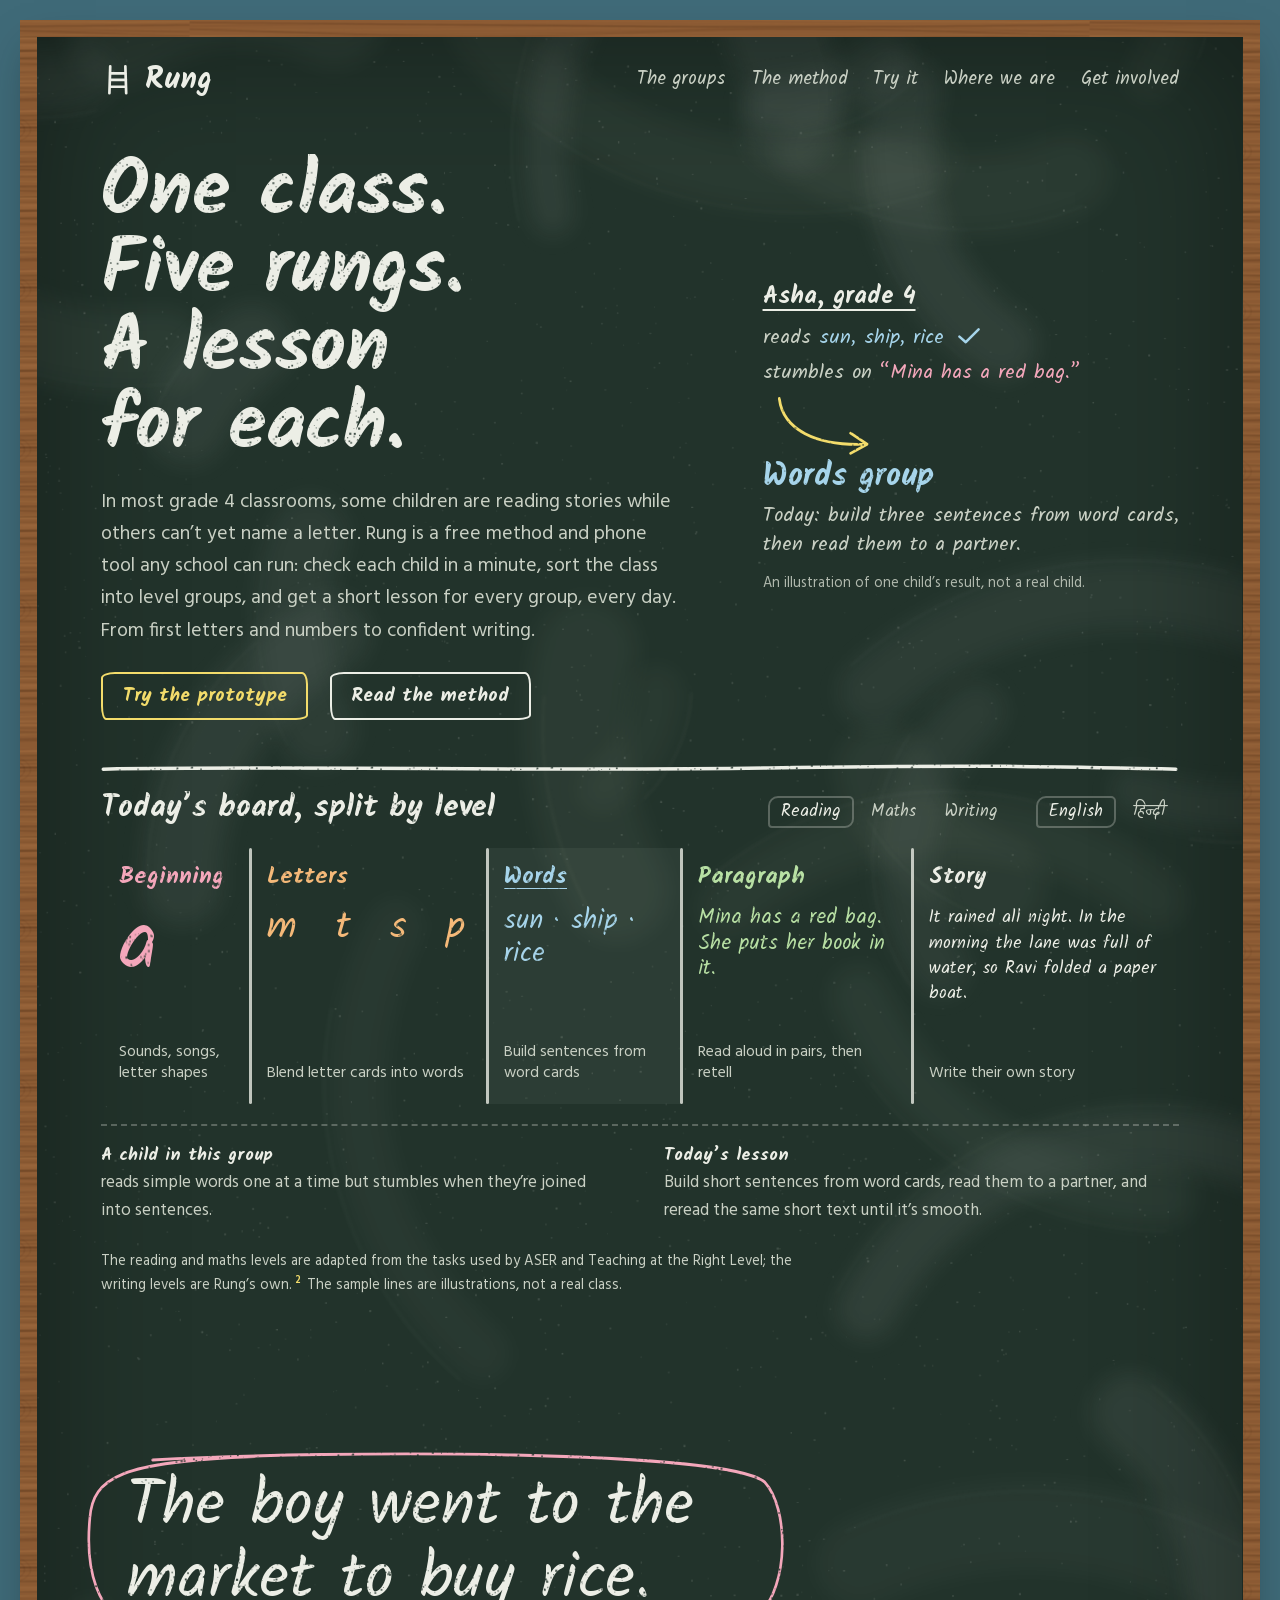
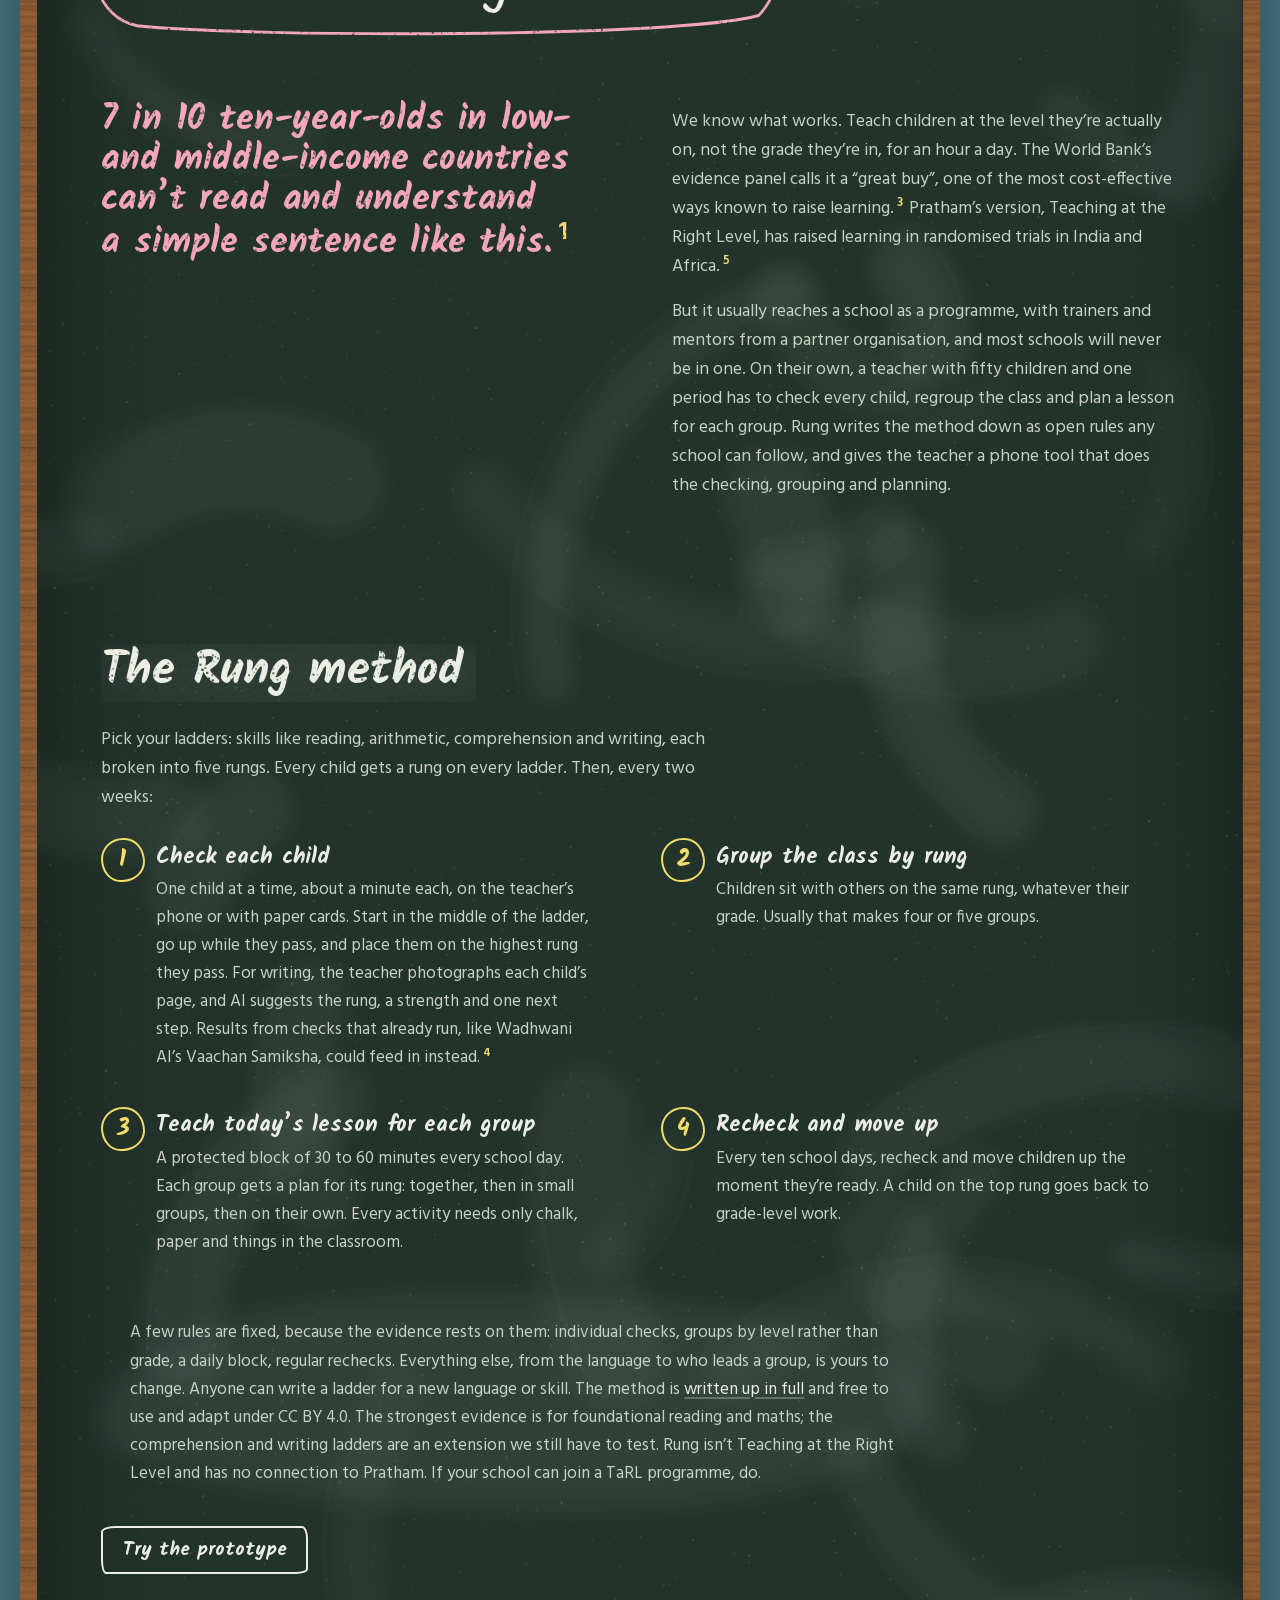
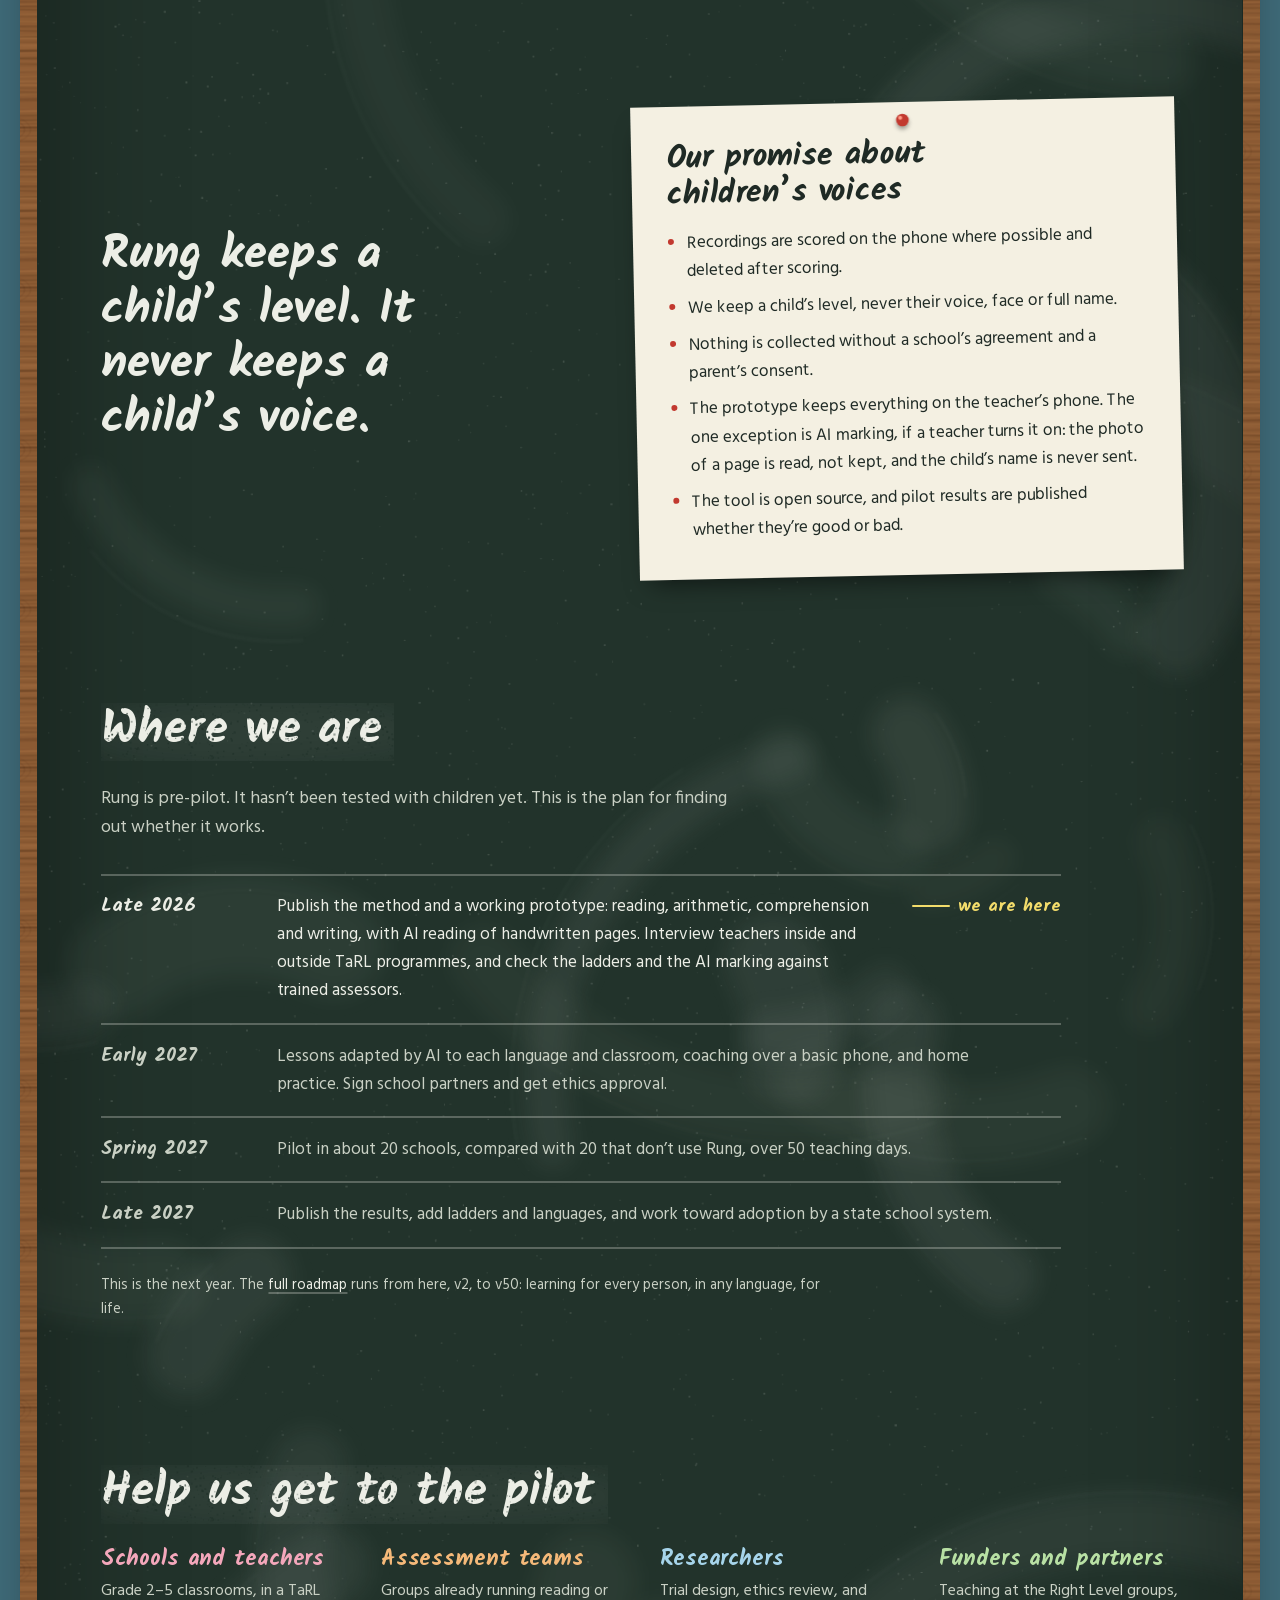
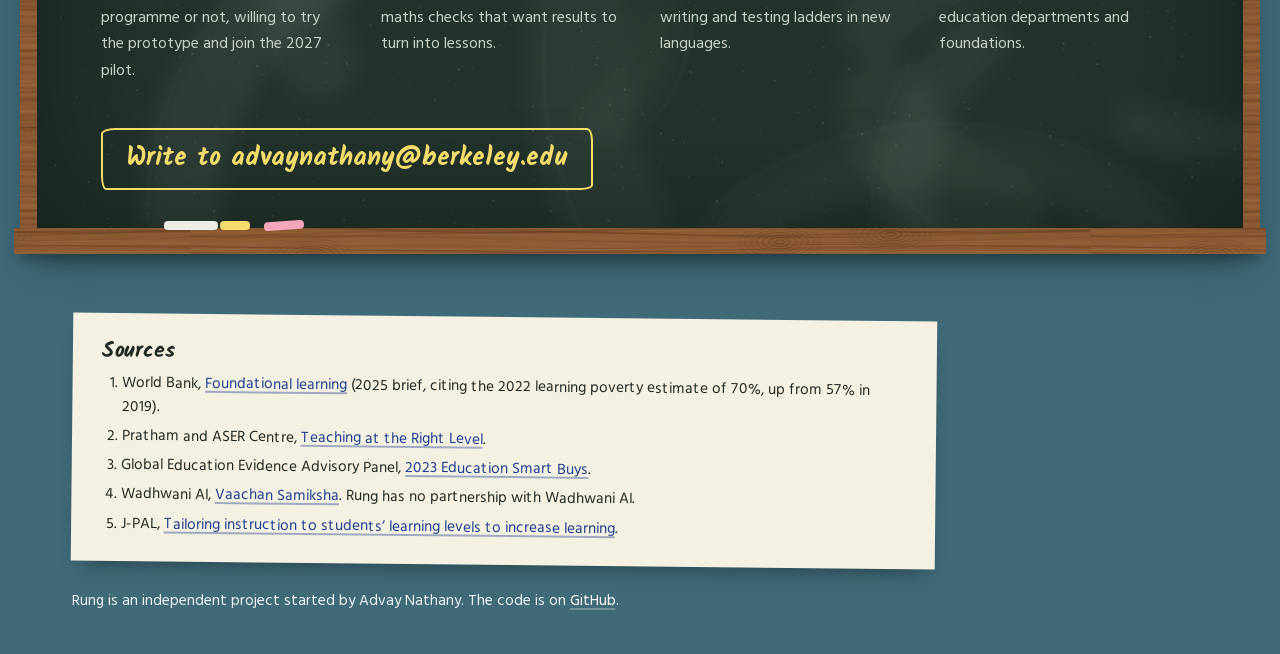
<file: index.html>
<!doctype html>
<html lang="en">
<head>
  <meta charset="utf-8">
  <meta name="viewport" content="width=device-width, initial-scale=1">
  <title>Rung: a lesson for every rung</title>
  <meta name="description" content="Rung is a free, open method and phone tool for teaching every child from the level they're actually at, in reading and maths. Check each child in a minute, group the class by level, and get a lesson for every group, every day.">
  <meta name="theme-color" content="#22332b">
  <link rel="icon" href="favicon.svg" type="image/svg+xml">
  <link rel="preload" href="fonts/kalam-700-latin.woff2" as="font" type="font/woff2" crossorigin>
  <link rel="preload" href="fonts/hind-400-latin.woff2" as="font" type="font/woff2" crossorigin>
  <link rel="stylesheet" href="styles.css">
  <script>document.documentElement.classList.add("js")</script>
</head>
<body>
  <a class="skip" href="#main">Skip to content</a>

  <div class="board">
    <header class="top">
      <a class="mark" href="#main" aria-label="Rung, back to top">
        <svg viewBox="0 0 40 40" aria-hidden="true"><path class="ch" d="M11 4 L10 36 M29 4 L30 36 M10.6 12 L29.4 12.4 M10.4 20.2 L29.7 20 M10.2 28.3 L29.8 28.1"/></svg>
        <span>Rung</span>
      </a>
      <nav aria-label="Sections">
        <a href="#groups">The groups</a>
        <a href="#how">The method</a>
        <a href="try/">Try it</a>
        <a href="#status">Where we are</a>
        <a href="#join">Get involved</a>
      </nav>
    </header>

    <main id="main">
      <section class="hero" aria-labelledby="hero-title">
        <div class="hero-text">
        <h1 id="hero-title"><span>One class.</span> <span>Five rungs.</span> <span>A lesson for each.</span></h1>
        <p class="sub">In most grade 4 classrooms, some children are reading stories while others can’t yet name a letter. Rung is a free method and phone tool any school can run: check each child in a minute, sort the class into level groups, and get a short lesson for every group, every day. From first letters and numbers to confident writing.</p>
        <div class="actions">
          <a class="chalk-btn primary" href="try/">Try the prototype</a>
          <a class="chalk-btn" href="#how">Read the method</a>
        </div>
        </div>
        <figure class="example" aria-labelledby="ex-cap">
          <p class="ex-name">Asha, grade 4</p>
          <p class="ex-line">reads <span class="ok">sun, ship, rice</span>
            <svg class="tick" viewBox="0 0 30 22" aria-label="read correctly" role="img"><path class="ch" d="M3 12 L11 19 L27 3"/></svg></p>
          <p class="ex-line">stumbles on <span class="no">“Mina has a red bag.”</span></p>
          <svg class="arrow" viewBox="0 0 120 70" aria-hidden="true"><path class="ch draw" d="M10 6 C 14 40, 50 58, 104 56 M88 44 L106 56 L88 66"/></svg>
          <p class="ex-group">Words group</p>
          <p class="ex-line">Today: build three sentences from word cards, then read them to a partner.</p>
          <figcaption id="ex-cap">An illustration of one child’s result, not a real child.</figcaption>
        </figure>
      </section>

      <section class="groups" id="groups" aria-labelledby="groups-title">
        <svg class="split" viewBox="0 0 1000 12" preserveAspectRatio="none" aria-hidden="true"><path class="ch draw" d="M2 7 C 180 4, 420 9, 620 6 S 900 5, 998 7"/></svg>
        <div class="groups-head">
          <h2 id="groups-title">Today’s board, split by level</h2>
          <div class="toggles">
          <div class="lang subj" role="group" aria-label="Ladder">
            <button type="button" data-subj="reading" aria-pressed="true">Reading</button>
            <button type="button" data-subj="maths" aria-pressed="false">Maths</button>
            <button type="button" data-subj="writing" aria-pressed="false">Writing</button>
          </div>
          <div class="lang" id="lang" role="group" aria-label="Language of the sample lines">
            <button type="button" data-lang="en" aria-pressed="true">English</button>
            <button type="button" data-lang="hi" aria-pressed="false" lang="hi">हिन्दी</button>
          </div>
          </div>
        </div>

        <div class="cols" role="tablist" aria-label="Groups">
          <button class="col" role="tab" id="g-beginning" data-g="beginning" aria-selected="false" aria-controls="detail" tabindex="-1" style="--c: var(--pink)">
            <span class="g-name">Beginning</span>
            <span class="g-sample s1" data-en="a" data-hi="अ">a</span>
            <span class="g-task">Sounds, songs, letter shapes</span>
          </button>
          <button class="col" role="tab" id="g-letters" data-g="letters" aria-selected="false" aria-controls="detail" tabindex="-1" style="--c: var(--orange)">
            <span class="g-name">Letters</span>
            <span class="g-sample s2" data-en="m  t  s  p" data-hi="क  म  र  स">m  t  s  p</span>
            <span class="g-task">Blend letter cards into words</span>
          </button>
          <button class="col" role="tab" id="g-words" data-g="words" aria-selected="true" aria-controls="detail" style="--c: var(--blue)">
            <span class="g-name">Words</span>
            <span class="g-sample s3" data-en="sun · ship · rice" data-hi="घर · पानी · आम">sun · ship · rice</span>
            <span class="g-task">Build sentences from word cards</span>
          </button>
          <button class="col" role="tab" id="g-paragraph" data-g="paragraph" aria-selected="false" aria-controls="detail" tabindex="-1" style="--c: var(--green)">
            <span class="g-name">Paragraph</span>
            <span class="g-sample s4" data-en="Mina has a red bag. She puts her book in it." data-hi="मीना के पास एक लाल थैला है। वह उसमें किताब रखती है।">Mina has a red bag. She puts her book in it.</span>
            <span class="g-task">Read aloud in pairs, then retell</span>
          </button>
          <button class="col" role="tab" id="g-story" data-g="story" aria-selected="false" aria-controls="detail" tabindex="-1" style="--c: var(--chalk)">
            <span class="g-name">Story</span>
            <span class="g-sample s5" data-en="It rained all night. In the morning the lane was full of water, so Ravi folded a paper boat." data-hi="रात भर बारिश हुई। सुबह गली पानी से भर गई, तो रवि ने काग़ज़ की नाव बनाई।">It rained all night. In the morning the lane was full of water, so Ravi folded a paper boat.</span>
            <span class="g-task">Write their own story</span>
          </button>
        </div>

        <div class="detail" id="detail" role="tabpanel" aria-labelledby="g-words" aria-live="polite">
          <p><b class="who">A child in this group</b> <span id="d-can"></span></p>
          <p><b class="who">Today’s lesson</b> <span id="d-do"></span></p>
        </div>
        <p class="board-note">The reading and maths levels are adapted from the tasks used by ASER and Teaching at the Right Level; the writing levels are Rung’s own.<a class="ref" href="#s2">2</a> The sample lines are illustrations, not a real class.</p>
      </section>

      <section class="problem" aria-labelledby="problem-title">
        <div class="ring">
          <p class="written" aria-hidden="true">The boy went to the market to buy rice.</p>
          <svg class="circle" viewBox="0 0 900 220" preserveAspectRatio="none" aria-hidden="true"><path class="ch draw-late" d="M90 14 C 330 2, 820 2, 870 40 C 900 70, 902 160, 862 196 C 760 222, 220 222, 70 208 C 18 198, 4 140, 10 82 C 14 34, 50 16, 220 10"/></svg>
        </div>
        <div class="problem-body">
        <h2 id="problem-title" class="annot">7 in 10 ten-year-olds in low- and middle-income countries can’t read and understand a simple sentence like this.<a class="ref" href="#s1">1</a></h2>
        <div class="prose">
          <p>We know what works. Teach children at the level they’re actually on, not the grade they’re in, for an hour a day. The World Bank’s evidence panel calls it a “great buy”, one of the most cost-effective ways known to raise learning.<a class="ref" href="#s3">3</a> Pratham’s version, Teaching at the Right Level, has raised learning in randomised trials in India and Africa.<a class="ref" href="#s5">5</a></p>
          <p>But it usually reaches a school as a programme, with trainers and mentors from a partner organisation, and most schools will never be in one. On their own, a teacher with fifty children and one period has to check every child, regroup the class and plan a lesson for each group. Rung writes the method down as open rules any school can follow, and gives the teacher a phone tool that does the checking, grouping and planning.</p>
        </div>
        </div>
      </section>

      <section class="how" id="how" aria-labelledby="how-title">
        <h2 id="how-title">The Rung method</h2>
        <p class="lead">Pick your ladders: skills like reading, arithmetic, comprehension and writing, each broken into five rungs. Every child gets a rung on every ladder. Then, every two weeks:</p>
        <ol class="steps">
          <li>
            <h3>Check each child</h3>
            <p>One child at a time, about a minute each, on the teacher’s phone or with paper cards. Start in the middle of the ladder, go up while they pass, and place them on the highest rung they pass. For writing, the teacher photographs each child’s page, and AI suggests the rung, a strength and one next step. Results from checks that already run, like Wadhwani AI’s Vaachan Samiksha, could feed in instead.<a class="ref" href="#s4">4</a></p>
          </li>
          <li>
            <h3>Group the class by rung</h3>
            <p>Children sit with others on the same rung, whatever their grade. Usually that makes four or five groups.</p>
          </li>
          <li>
            <h3>Teach today’s lesson for each group</h3>
            <p>A protected block of 30 to 60 minutes every school day. Each group gets a plan for its rung: together, then in small groups, then on their own. Every activity needs only chalk, paper and things in the classroom.</p>
          </li>
          <li>
            <h3>Recheck and move up</h3>
            <p>Every ten school days, recheck and move children up the moment they’re ready. A child on the top rung goes back to grade-level work.</p>
          </li>
        </ol>
        <p class="aside">A few rules are fixed, because the evidence rests on them: individual checks, groups by level rather than grade, a daily block, regular rechecks. Everything else, from the language to who leads a group, is yours to change. Anyone can write a ladder for a new language or skill. The method is <a href="https://github.com/advaynathany/rung/blob/main/METHOD.md">written up in full</a> and free to use and adapt under CC BY 4.0. The strongest evidence is for foundational reading and maths; the comprehension and writing ladders are an extension we still have to test. Rung isn’t Teaching at the Right Level and has no connection to Pratham. If your school can join a TaRL programme, do.</p>
        <a class="chalk-btn" href="try/">Try the prototype</a>
      </section>

      <section class="promise" aria-labelledby="promise-title">
        <p class="promise-line">Rung keeps a child’s level. It never keeps a child’s voice.</p>
        <div class="notice">
          <svg class="pin" viewBox="0 0 20 20" aria-hidden="true"><circle cx="10" cy="10" r="7" fill="#c2392f"/><circle cx="7.6" cy="7.4" r="2.2" fill="#ff9b86"/></svg>
          <h2 id="promise-title">Our promise about children’s voices</h2>
          <ul>
            <li>Recordings are scored on the phone where possible and deleted after scoring.</li>
            <li>We keep a child’s level, never their voice, face or full name.</li>
            <li>Nothing is collected without a school’s agreement and a parent’s consent.</li>
            <li>The prototype keeps everything on the teacher’s phone. The one exception is AI marking, if a teacher turns it on: the photo of a page is read, not kept, and the child’s name is never sent.</li>
            <li>The tool is open source, and pilot results are published whether they’re good or bad.</li>
          </ul>
        </div>
      </section>

      <section class="status" id="status" aria-labelledby="status-title">
        <h2 id="status-title">Where we are</h2>
        <p class="lead">Rung is pre-pilot. It hasn’t been tested with children yet. This is the plan for finding out whether it works.</p>
        <ol class="plan">
          <li class="now"><span class="when">Late 2026</span><span class="what">Publish the method and a working prototype: reading, arithmetic, comprehension and writing, with AI reading of handwritten pages. Interview teachers inside and outside TaRL programmes, and check the ladders and the AI marking against trained assessors.</span><span class="here" aria-label="We are here">we are here</span></li>
          <li><span class="when">Early 2027</span><span class="what">Lessons adapted by AI to each language and classroom, coaching over a basic phone, and home practice. Sign school partners and get ethics approval.</span></li>
          <li><span class="when">Spring 2027</span><span class="what">Pilot in about 20 schools, compared with 20 that don’t use Rung, over 50 teaching days.</span></li>
          <li><span class="when">Late 2027</span><span class="what">Publish the results, add ladders and languages, and work toward adoption by a state school system.</span></li>
        </ol>
        <p class="board-note">This is the next year. The <a href="https://github.com/advaynathany/rung/blob/main/ROADMAP.md">full roadmap</a> runs from here, v2, to v50: learning for every person, in any language, for life.</p>
      </section>

      <section class="join" id="join" aria-labelledby="join-title">
        <h2 id="join-title">Help us get to the pilot</h2>
        <ul class="who-list">
          <li style="--c: var(--pink)"><h3>Schools and teachers</h3><p>Grade 2–5 classrooms, in a TaRL programme or not, willing to try the prototype and join the 2027 pilot.</p></li>
          <li style="--c: var(--orange)"><h3>Assessment teams</h3><p>Groups already running reading or maths checks that want results to turn into lessons.</p></li>
          <li style="--c: var(--blue)"><h3>Researchers</h3><p>Trial design, ethics review, and writing and testing ladders in new languages.</p></li>
          <li style="--c: var(--green)"><h3>Funders and partners</h3><p>Teaching at the Right Level groups, education departments and foundations.</p></li>
        </ul>
        <a class="chalk-btn primary big" href="mailto:advaynathany@berkeley.edu?subject=Rung%20pilot">Write to advaynathany@berkeley.edu</a>
      </section>
    </main>

    <div class="ledge" aria-hidden="true">
      <span class="stick s-a"></span><span class="stick s-b"></span><span class="stick s-c"></span>
    </div>
  </div>

  <footer class="wall">
    <div class="slip">
      <h2>Sources</h2>
      <ol>
        <li id="s1">World Bank, <a href="https://www.worldbank.org/en/topic/education/brief/foundational-learning">Foundational learning</a> (2025 brief, citing the 2022 learning poverty estimate of 70%, up from 57% in 2019).</li>
        <li id="s2">Pratham and ASER Centre, <a href="https://www.teachingattherightlevel.org/">Teaching at the Right Level</a>.</li>
        <li id="s3">Global Education Evidence Advisory Panel, <a href="https://www.worldbank.org/en/news/press-release/2023/05/09/education-smart-buys-cost-effectively-supporting-teachers-and-parents-can-lead-to-significant-learning-improvements">2023 Education Smart Buys</a>.</li>
        <li id="s4">Wadhwani AI, <a href="https://www.wadhwaniai.org/vaachan-samiksha-leveraging-ai-to-bridge-the-literacy-divide/">Vaachan Samiksha</a>. Rung has no partnership with Wadhwani AI.</li>
        <li id="s5">J-PAL, <a href="https://www.povertyactionlab.org/policy-insight/tailoring-instruction-students-learning-levels-increase-learning">Tailoring instruction to students’ learning levels to increase learning</a>.</li>
      </ol>
    </div>
    <p class="credit">Rung is an independent project started by Advay Nathany. The code is on <a href="https://github.com/advaynathany/rung">GitHub</a>.</p>
  </footer>

  <script src="script.js"></script>
</body>
</html>
</file>
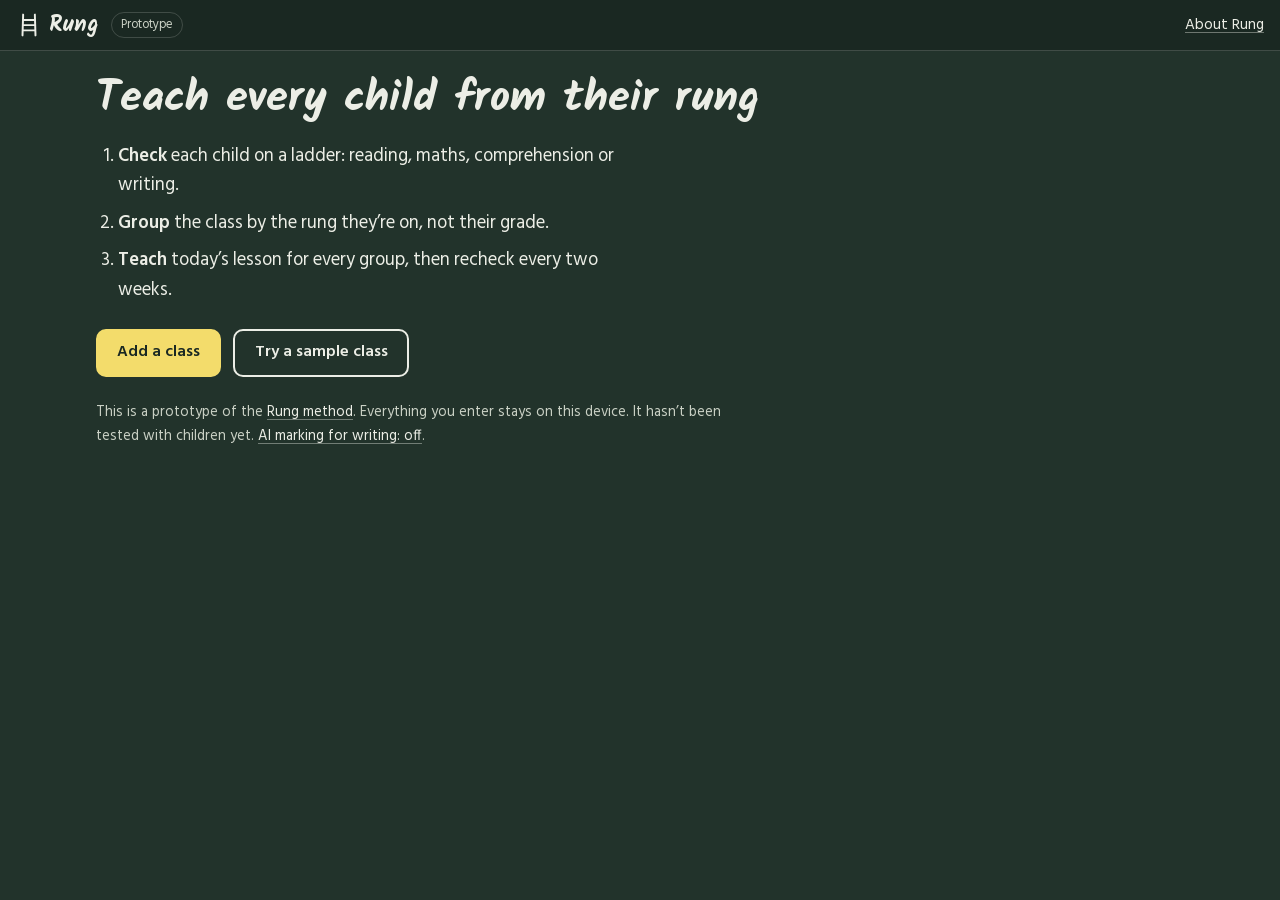
<file: try/index.html>
<!doctype html>
<html lang="en">
<head>
  <meta charset="utf-8">
  <meta name="viewport" content="width=device-width, initial-scale=1">
  <title>Rung prototype</title>
  <meta name="description" content="Check each child in a minute, group the class by level, and get today's lesson for every group. A prototype of the Rung tool.">
  <meta name="theme-color" content="#22332b">
  <link rel="icon" href="../favicon.svg" type="image/svg+xml">
  <link rel="manifest" href="manifest.webmanifest">
  <link rel="stylesheet" href="app.css">
</head>
<body>
  <header class="bar">
    <a class="mark" href="./" aria-label="Rung prototype, home">
      <svg viewBox="0 0 40 40" aria-hidden="true"><path d="M11 4 L10 36 M29 4 L30 36 M10.6 12 L29.4 12.4 M10.4 20.2 L29.7 20 M10.2 28.3 L29.8 28.1"/></svg>
      <span>Rung</span>
    </a>
    <span class="tag">Prototype</span>
    <a class="about" href="../">About Rung</a>
  </header>
  <main id="app" tabindex="-1"></main>
  <noscript><p class="wrap">The Rung prototype needs JavaScript.</p></noscript>
  <script src="ladders.js"></script>
  <script src="ladders-upper.js"></script>
  <script src="app.js"></script>
</body>
</html>
</file>
<file: styles.css>
@font-face { font-family: 'Hind'; font-style: normal; font-weight: 400; font-display: swap; src: url('fonts/hind-400-devanagari.woff2') format('woff2'); unicode-range: U+0900-097F, U+1CD0-1CF4, U+1CF7-1CF9, U+200C-200D, U+20A8, U+20B9, U+20F0, U+25CC, U+A830-A839, U+A8E0-A8FF, U+11B00-11B0A; }
@font-face { font-family: 'Hind'; font-style: normal; font-weight: 400; font-display: swap; src: url('fonts/hind-400-latin-ext.woff2') format('woff2'); unicode-range: U+0100-02BA, U+02BD-02C5, U+02C7-02CC, U+02CE-02D7, U+02DD-02FF, U+0304, U+0308, U+0329, U+1D00-1DBF, U+1E00-1E9F, U+1EF2-1EFF, U+2020, U+20A0-20AB, U+20AD-20C4, U+2113, U+2C60-2C7F, U+A720-A7FF; }
@font-face { font-family: 'Hind'; font-style: normal; font-weight: 400; font-display: swap; src: url('fonts/hind-400-latin.woff2') format('woff2'); unicode-range: U+0000-00FF, U+0131, U+0152-0153, U+02BB-02BC, U+02C6, U+02DA, U+02DC, U+0304, U+0308, U+0329, U+2000-206F, U+20AC, U+2122, U+2191, U+2193, U+2212, U+2215, U+FEFF, U+FFFD; }
@font-face { font-family: 'Hind'; font-style: normal; font-weight: 600; font-display: swap; src: url('fonts/hind-600-devanagari.woff2') format('woff2'); unicode-range: U+0900-097F, U+1CD0-1CF4, U+1CF7-1CF9, U+200C-200D, U+20A8, U+20B9, U+20F0, U+25CC, U+A830-A839, U+A8E0-A8FF, U+11B00-11B0A; }
@font-face { font-family: 'Hind'; font-style: normal; font-weight: 600; font-display: swap; src: url('fonts/hind-600-latin-ext.woff2') format('woff2'); unicode-range: U+0100-02BA, U+02BD-02C5, U+02C7-02CC, U+02CE-02D7, U+02DD-02FF, U+0304, U+0308, U+0329, U+1D00-1DBF, U+1E00-1E9F, U+1EF2-1EFF, U+2020, U+20A0-20AB, U+20AD-20C4, U+2113, U+2C60-2C7F, U+A720-A7FF; }
@font-face { font-family: 'Hind'; font-style: normal; font-weight: 600; font-display: swap; src: url('fonts/hind-600-latin.woff2') format('woff2'); unicode-range: U+0000-00FF, U+0131, U+0152-0153, U+02BB-02BC, U+02C6, U+02DA, U+02DC, U+0304, U+0308, U+0329, U+2000-206F, U+20AC, U+2122, U+2191, U+2193, U+2212, U+2215, U+FEFF, U+FFFD; }
@font-face { font-family: 'Kalam'; font-style: normal; font-weight: 400; font-display: swap; src: url('fonts/kalam-400-devanagari.woff2') format('woff2'); unicode-range: U+0900-097F, U+1CD0-1CF4, U+1CF7-1CF9, U+200C-200D, U+20A8, U+20B9, U+20F0, U+25CC, U+A830-A839, U+A8E0-A8FF, U+11B00-11B0A; }
@font-face { font-family: 'Kalam'; font-style: normal; font-weight: 400; font-display: swap; src: url('fonts/kalam-400-latin-ext.woff2') format('woff2'); unicode-range: U+0100-02BA, U+02BD-02C5, U+02C7-02CC, U+02CE-02D7, U+02DD-02FF, U+0304, U+0308, U+0329, U+1D00-1DBF, U+1E00-1E9F, U+1EF2-1EFF, U+2020, U+20A0-20AB, U+20AD-20C4, U+2113, U+2C60-2C7F, U+A720-A7FF; }
@font-face { font-family: 'Kalam'; font-style: normal; font-weight: 400; font-display: swap; src: url('fonts/kalam-400-latin.woff2') format('woff2'); unicode-range: U+0000-00FF, U+0131, U+0152-0153, U+02BB-02BC, U+02C6, U+02DA, U+02DC, U+0304, U+0308, U+0329, U+2000-206F, U+20AC, U+2122, U+2191, U+2193, U+2212, U+2215, U+FEFF, U+FFFD; }
@font-face { font-family: 'Kalam'; font-style: normal; font-weight: 700; font-display: swap; src: url('fonts/kalam-700-devanagari.woff2') format('woff2'); unicode-range: U+0900-097F, U+1CD0-1CF4, U+1CF7-1CF9, U+200C-200D, U+20A8, U+20B9, U+20F0, U+25CC, U+A830-A839, U+A8E0-A8FF, U+11B00-11B0A; }
@font-face { font-family: 'Kalam'; font-style: normal; font-weight: 700; font-display: swap; src: url('fonts/kalam-700-latin-ext.woff2') format('woff2'); unicode-range: U+0100-02BA, U+02BD-02C5, U+02C7-02CC, U+02CE-02D7, U+02DD-02FF, U+0304, U+0308, U+0329, U+1D00-1DBF, U+1E00-1E9F, U+1EF2-1EFF, U+2020, U+20A0-20AB, U+20AD-20C4, U+2113, U+2C60-2C7F, U+A720-A7FF; }
@font-face { font-family: 'Kalam'; font-style: normal; font-weight: 700; font-display: swap; src: url('fonts/kalam-700-latin.woff2') format('woff2'); unicode-range: U+0000-00FF, U+0131, U+0152-0153, U+02BB-02BC, U+02C6, U+02DA, U+02DC, U+0304, U+0308, U+0329, U+2000-206F, U+20AC, U+2122, U+2191, U+2193, U+2212, U+2215, U+FEFF, U+FFFD; }

/* ---------------------------------------------------------------
   Rung: the divided blackboard.
   Slate board, wooden frame and ledge, coloured chalk.
   --------------------------------------------------------------- */

:root {
  --slate: #22332b;
  --slate-deep: #1a2822;
  --slate-lift: #2b3f35;
  --chalk: #eceee6;
  --chalk-soft: #c9d0c4;
  --chalk-faint: rgba(236, 238, 230, .28);
  --yellow: #f3dc6b;
  --pink: #f4a7bb;
  --orange: #f5b979;
  --blue: #a6d4ea;
  --green: #b8e0a4;
  --wood: #8b5a33;
  --wood-dark: #5e3a1f;
  --wood-light: #a8743f;
  --wall: #3f6a78;
  --wall-deep: #335966;
  --paper: #f4f0e2;
  --paper-ink: #1f2a25;

  --hand: "Kalam", "Hind", "Segoe Print", cursive;
  --print: "Hind", system-ui, sans-serif;

  --frame: clamp(10px, 1.4vw, 20px);
  --pad: clamp(20px, 5vw, 88px);
  --measure: 40rem;
  --ease: cubic-bezier(.16, 1, .3, 1);
  color-scheme: dark;
}

* { box-sizing: border-box; }
html { scroll-behavior: smooth; background: var(--wall); overflow-x: clip; }
@media (prefers-reduced-motion: reduce) { html { scroll-behavior: auto; } }

body {
  margin: 0;
  min-height: 100vh;
  padding: clamp(8px, 1.6vw, 26px) clamp(8px, 1.6vw, 26px) 0;
  background: var(--wall);
  color: var(--chalk);
  font: 400 1.0625rem/1.65 var(--print);
  -webkit-font-smoothing: antialiased;
  text-rendering: optimizeLegibility;
  overflow-x: hidden;
}

::selection { background: var(--yellow); color: var(--slate-deep); }
html { scrollbar-color: var(--wood) var(--wall-deep); }

a { color: var(--chalk); text-decoration-color: var(--chalk-faint); text-underline-offset: .2em; text-decoration-thickness: 1.5px; }
a:hover { text-decoration-color: var(--yellow); }
:focus-visible { outline: 2.5px dashed var(--yellow); outline-offset: 4px; border-radius: 4px; }

.skip { position: absolute; left: 12px; top: 8px; transform: translateY(-300%); z-index: 20; background: var(--yellow); color: var(--slate-deep); padding: .5rem 1rem; font-weight: 600; }
.skip:focus { transform: none; }

/* ---------- the board ---------- */
.board {
  position: relative;
  border: var(--frame) solid transparent;
  background:
    var(--dust, none) top center / 100% auto repeat-y padding-box,
    linear-gradient(var(--slate), var(--slate)) padding-box,
    var(--woodgrain, linear-gradient(var(--wood), var(--wood))) center / 900px auto border-box,
    var(--wood) border-box;
  box-shadow: 0 18px 40px -14px rgba(20, 35, 40, .55), inset 0 0 140px rgba(0, 0, 0, .38);
  isolation: isolate;
}

/* Chalk strokes: two passes at slight offsets give the dry, broken edge of chalk. */
.ch { fill: none; stroke: var(--chalk); stroke-width: 3; stroke-linecap: round; stroke-linejoin: round; }

/* ---------- header ---------- */
.top {
  display: flex; align-items: center; justify-content: space-between; gap: 1rem 2rem; flex-wrap: wrap;
  padding: clamp(14px, 2vw, 26px) var(--pad) 0;
}
.mark { display: inline-flex; align-items: center; gap: .6rem; text-decoration: none; font: 700 1.9rem/1 var(--hand); color: var(--chalk); }
.mark svg { width: 2.1rem; height: 2.1rem; }
.mark .ch { stroke-width: 3.2; }
.top nav { display: flex; gap: .3rem 1.6rem; flex-wrap: wrap; font: 400 1.15rem/1.3 var(--hand); }
.top nav a { text-decoration: none; color: var(--chalk-soft); padding: .2rem 0; }
.top nav a:hover { color: var(--chalk); text-decoration: underline; text-decoration-color: var(--yellow); }

/* ---------- shared section rhythm ---------- */
main > section { padding: clamp(56px, 7vw, 100px) var(--pad) clamp(24px, 3vw, 48px); position: relative; }
h1, h2, h3 { font-family: var(--hand); font-weight: 700; color: var(--chalk); text-wrap: balance; letter-spacing: -.005em; }
h2 { font-size: clamp(1.9rem, 1.3rem + 2vw, 3rem); line-height: 1.12; margin: 0 0 1.4rem; max-width: 22ch; }
h3 { font-size: 1.4rem; line-height: 1.2; margin: 0 0 .35rem; }
p { margin: 0 0 1rem; }
.ref {
  font: 600 .72em/1 var(--print); color: var(--yellow); text-decoration: none;
  vertical-align: super; margin-left: .15em; padding: 0 .12em;
}

/* ---------- hero ---------- */
.hero { padding-top: clamp(32px, 4.5vw, 64px) !important; padding-bottom: clamp(24px, 2.6vw, 36px) !important; }
.hero h1 {
  font-size: clamp(2.7rem, 1.2rem + 4.6vw, 5.1rem);
  line-height: 1;
  margin: 0 0 1.2rem;
  max-width: 17ch;
}
.hero h1 span { display: block; }
.sub { max-width: 40rem; font-size: clamp(1.08rem, 1rem + .3vw, 1.22rem); color: var(--chalk-soft); margin-bottom: 1.6rem; }

/* Dry chalk: lettering and strokes are masked with a speck tile so edges break like real chalk. */
.chalky .hero h1, .chalky h2:not(.notice h2):not(.slip h2), .chalky .written, .chalky .g-sample, .chalky .g-name, .chalky .ex-group, .chalky svg.circle, .chalky svg.split, .chalky svg.arrow {
  -webkit-mask-image: var(--grain); mask-image: var(--grain);
  -webkit-mask-size: 180px 180px; mask-size: 180px 180px;
}
.notice h2, .slip h2 { -webkit-mask-image: none; mask-image: none; }

/* Hero: text on the left, one worked example chalked on the right. */
.hero { display: grid; grid-template-columns: minmax(0, 1.35fr) minmax(0, 1fr); gap: 2rem 4rem; align-items: center; }
.example { margin: 0; position: relative; color: var(--chalk-soft); font: 400 1.25rem/1.45 var(--hand); max-width: 26rem; justify-self: end; }
.example p { margin: 0 0 .35rem; }
.ex-name { font-weight: 700; color: var(--chalk); font-size: 1.5rem; margin-bottom: .6rem !important; text-decoration: underline; text-decoration-thickness: 2px; text-underline-offset: .25em; }
.ex-line .ok { color: var(--blue); }
.ex-line .no { color: var(--pink); }
.tick { width: 1.5rem; height: 1.1rem; vertical-align: -.1rem; margin-left: .35rem; }
.tick .ch { stroke: var(--blue); stroke-width: 3.2; }
.arrow { display: block; width: 7rem; height: 4rem; margin: .3rem 0 .1rem .4rem; overflow: visible; }
.arrow .ch { stroke: var(--yellow); }
.ex-group { font-weight: 700; font-size: 2rem; line-height: 1.1; color: var(--blue); margin-bottom: .5rem !important; }
.example figcaption { margin-top: .9rem; font: 400 .9rem/1.4 var(--print); color: var(--chalk-soft); opacity: .85; }

.actions { display: flex; gap: 1rem 1.4rem; flex-wrap: wrap; align-items: center; }

/* A word boxed in chalk. The box is drawn as a slightly uneven chalk outline. */
.chalk-btn {
  position: relative; display: inline-block;
  font: 700 1.2rem/1.2 var(--hand); color: var(--chalk); text-decoration: none;
  padding: .7rem 1.2rem .6rem;
  border: 2.5px solid currentColor;
  border-radius: 14px 6px 12px 5px / 6px 12px 5px 14px;
  transition: background-color .25s var(--ease), color .25s var(--ease);
}
.chalk-btn:hover { background: rgba(236, 238, 230, .08); }
.chalk-btn.primary { color: var(--yellow); }
.chalk-btn.primary:hover { background: var(--yellow); color: var(--slate-deep); }
.chalk-btn.big { font-size: clamp(1.15rem, 1rem + .8vw, 1.6rem); padding: .9rem 1.5rem .8rem; overflow-wrap: anywhere; }

/* ---------- the groups: the board divides ---------- */
.groups { padding-top: 8px !important; }
.split { display: block; width: 100%; height: 14px; margin: 0 0 1rem; overflow: visible; }
.groups-head { display: flex; align-items: baseline; justify-content: space-between; gap: 1rem 2rem; flex-wrap: wrap; margin-bottom: 1.25rem; }
.groups-head h2 { margin: 0; font-size: clamp(1.4rem, 1.1rem + 1vw, 1.9rem); max-width: none; }

.lang { display: inline-flex; gap: .2rem; font-family: var(--hand); }
.lang button {
  font: 400 1.05rem/1 var(--hand); color: var(--chalk-soft); background: none; cursor: pointer;
  border: 2px solid transparent; border-radius: 10px 5px 9px 4px; padding: .4rem .7rem .3rem;
}
.lang button[lang="hi"] { font-family: "Kalam", "Hind", sans-serif; }
.lang button[aria-pressed="true"] { color: var(--chalk); border-color: var(--chalk-faint); }

.cols {
  display: grid;
  grid-template-columns: .8fr .95fr 1.05fr 1.25fr 1.45fr;
  min-height: clamp(13rem, 20vw, 16rem);
}
.col {
  position: relative;
  display: flex; flex-direction: column; justify-content: flex-start; gap: 1rem;
  text-align: left; cursor: pointer;
  padding: 1rem clamp(10px, 1.4vw, 22px) 1.25rem;
  background: none; border: 0; color: var(--c);
  font: inherit;
  transition: opacity .45s var(--ease), background-color .45s var(--ease);
}
/* Column dividers are chalk lines, drawn on load. */
.col + .col::before {
  content: ""; position: absolute; left: 0; top: 0; bottom: 0; width: 3px;
  background: linear-gradient(var(--chalk) 0 0) top / 100% var(--drawn, 100%) no-repeat;
  opacity: .78; border-radius: 3px;
  transition: background-size 1.1s var(--ease);
}
.cols.dim .col[aria-selected="false"] { opacity: .42; }
.col[aria-selected="true"] { background: rgba(236, 238, 230, .05); }
.col:hover { opacity: 1 !important; }

.g-name { font: 700 1.45rem/1.1 var(--hand); }
.col[aria-selected="true"] .g-name { text-decoration: underline; text-decoration-thickness: 2.5px; text-underline-offset: .22em; }
.g-sample { font-family: var(--hand); font-weight: 400; color: var(--c); line-height: 1.25; overflow-wrap: anywhere; }
.g-sample:lang(hi), .g-sample[lang="hi"] { line-height: 1.6; }
/* Chalk size encodes the rung: the earlier the rung, the larger the writing. */
.s1 { font-size: clamp(3.2rem, 2rem + 4vw, 5.6rem); line-height: 1; }
.s2 { font-size: clamp(1.6rem, 1.1rem + 1.6vw, 2.5rem); letter-spacing: .08em; white-space: pre; }
.s3 { font-size: clamp(1.25rem, 1rem + .8vw, 1.75rem); }
.s4 { font-size: clamp(1.05rem, .95rem + .4vw, 1.3rem); }
.s5 { font-size: clamp(.98rem, .92rem + .2vw, 1.1rem); line-height: 1.45; }
.g-task { margin-top: auto; font: 400 .98rem/1.35 var(--print); color: var(--chalk-soft); }

.detail {
  margin-top: 1.25rem; padding-top: 1.1rem;
  border-top: 2px dashed var(--chalk-faint);
  display: grid; grid-template-columns: 1fr 1fr; gap: .5rem 3rem;
}
.detail p { margin: 0; color: var(--chalk-soft); }
.detail .who { display: block; font: 700 1.1rem/1.3 var(--hand); color: var(--chalk); margin-bottom: .15rem; }
.board-note { margin-top: 1.5rem; font-size: .92rem; color: var(--chalk-soft); max-width: 46rem; }

/* ---------- problem: the sentence, circled ---------- */
.ring { position: relative; display: inline-block; margin: .4em 0 0 -1.2rem; padding: 1.4rem 2.6rem 1.2rem 2.8rem; }
.problem .written {
  font: 400 clamp(2rem, 1.1rem + 3.6vw, 4.2rem)/1.15 var(--hand);
  color: var(--chalk);
  margin: 0; max-width: 20ch;
  position: relative; z-index: 1;
}
.problem .circle {
  position: absolute; inset: 0;
  width: 100%; height: 100%;
  overflow: visible; pointer-events: none;
}
.problem-body { display: grid; grid-template-columns: minmax(0, 1fr) minmax(0, 1fr); gap: 1rem 4rem; align-items: start; margin-top: clamp(2.5rem, 5vw, 4rem); }
.problem-body .annot { margin-top: 0 !important; }
.problem .circle .ch { stroke: var(--pink); stroke-width: 3.4; stroke-dasharray: 3200; }
.js .problem .circle .draw-late { stroke-dashoffset: 3200; }
.js .problem.seen .circle .draw-late { stroke-dashoffset: 0; }
.problem .annot {
  margin-top: clamp(2.5rem, 5vw, 4rem); color: var(--pink);
  font-size: clamp(1.45rem, 1.1rem + 1.4vw, 2.3rem); max-width: 30ch;
}
.prose { max-width: var(--measure); color: var(--chalk-soft); font-size: 1.1rem; padding-top: .4rem; }

/* ---------- how ---------- */
.how > h2, .status > h2, .join > h2 { position: relative; isolation: isolate; display: inline-block; padding: .2rem .8rem .2rem 0; }
.how > h2::before, .status > h2::before, .join > h2::before { /* each new section starts on a freshly wiped patch */
  content: ""; position: absolute; inset: -.6rem -2.4rem -.6rem -1.6rem; z-index: -1;
  background: rgba(236, 238, 230, .06); border-radius: 50% 40% 60% 45% / 55% 60% 40% 50%; filter: blur(16px);
}
.steps { list-style: none; margin: 0 0 2.5rem; padding: 0; counter-reset: s; display: grid; grid-template-columns: repeat(2, minmax(0, 1fr)); gap: 2.5rem 4rem; max-width: 66rem; }
.steps li { counter-increment: s; position: relative; padding-left: 3.4rem; }
.steps li::before {
  content: counter(s);
  position: absolute; left: 0; top: -.35rem;
  width: 2.5rem; height: 2.5rem; display: grid; place-items: center;
  font: 700 1.5rem/1 var(--hand); color: var(--yellow);
  border: 2.5px solid var(--yellow); border-radius: 50% 46% 52% 44% / 48% 54% 46% 52%;
}
.steps p { color: var(--chalk-soft); margin: 0; }
/* A wiped region of the board: the duster has been across it. */
.aside, .wiped { position: relative; isolation: isolate; }
.aside { max-width: 52rem; color: var(--chalk-soft); padding: 1.4rem 1.8rem; }
.aside::before, .wiped::before {
  content: ""; position: absolute; inset: 0; z-index: -1;
  background: rgba(236, 238, 230, .07); border-radius: 40% 55% 45% 60% / 60% 45% 55% 40%;
  filter: blur(14px);
}

/* ---------- promise: a printed notice pinned to the board ---------- */
.promise { display: grid; grid-template-columns: minmax(0, 1fr) minmax(0, 34rem); gap: 2rem 4rem; align-items: center; }
.promise-line { font: 700 clamp(1.8rem, 1.2rem + 2.2vw, 3.2rem)/1.15 var(--hand); color: var(--chalk); max-width: 16ch; margin: 0; text-wrap: balance; }
.notice {
  position: relative;
  max-width: 34rem; transform: rotate(-1.2deg);
  background: var(--paper); color: var(--paper-ink);
  padding: 2.2rem 2.2rem 1.6rem;
  box-shadow: 0 14px 26px -12px rgba(0, 0, 0, .6);
}
.pin { position: absolute; top: .55rem; left: 50%; width: 18px; height: 18px; margin-left: -9px; filter: drop-shadow(0 3px 2px rgba(0, 0, 0, .35)); }
.notice h2 { color: var(--paper-ink); font-size: clamp(1.5rem, 1.2rem + 1vw, 2rem); margin-bottom: 1rem; }
.notice ul { margin: 0; padding-left: 1.15rem; }
.notice li { margin-bottom: .55rem; }
.notice li::marker { color: #c2392f; }

/* ---------- status ---------- */
.lead { max-width: 40rem; color: var(--chalk-soft); font-size: 1.1rem; margin-bottom: 2rem; }
.plan { list-style: none; margin: 0; padding: 0; max-width: 60rem; }
.plan li {
  display: grid; grid-template-columns: 9rem 1fr auto; gap: .3rem 2rem; align-items: baseline;
  padding: 1.1rem 0; border-top: 2px solid var(--chalk-faint);
}
.plan li:last-child { border-bottom: 2px solid var(--chalk-faint); }
.when { font: 700 1.2rem/1.3 var(--hand); color: var(--chalk-soft); }
.what { color: var(--chalk-soft); }
.plan .now .when, .plan .now .what { color: var(--chalk); }
.here { font: 700 1.1rem/1 var(--hand); color: var(--yellow); white-space: nowrap; }
.here::before { content: ""; display: inline-block; width: 2.4rem; height: 2px; background: var(--yellow); vertical-align: middle; margin-right: .5rem; border-radius: 2px; }

/* ---------- join ---------- */
.who-list { list-style: none; margin: 0 0 2.75rem; padding: 0; display: grid; grid-template-columns: repeat(4, minmax(0, 1fr)); gap: 2rem 2.5rem; max-width: 72rem; }
.who-list h3 { color: var(--c); }
.who-list p { color: var(--chalk-soft); margin: 0; font-size: 1rem; }

/* ---------- ledge ---------- */
.ledge {
  position: relative; height: 26px;
  margin: 0 calc(var(--frame) * -1 - 6px) calc(var(--frame) * -1);
  background: var(--woodgrain, none) center / 900px auto, var(--wood);
  box-shadow: 0 10px 16px -8px rgba(0, 0, 0, .5);
}
.stick { position: absolute; top: -7px; height: 9px; border-radius: 4px; }
.s-a { left: 12%; width: 54px; background: var(--chalk); }
.s-b { left: 16.5%; width: 30px; background: var(--yellow); }
.s-c { left: 20%; width: 40px; background: var(--pink); transform: rotate(-4deg); }

/* ---------- wall footer ---------- */
.wall { padding: clamp(36px, 5vw, 64px) clamp(8px, 4vw, 64px) 40px; color: #eef4f5; }
.slip {
  max-width: 54rem; background: var(--paper); color: var(--paper-ink);
  padding: 1.6rem 1.8rem 1.2rem; transform: rotate(.6deg);
  box-shadow: 0 12px 22px -12px rgba(0, 0, 0, .45);
  font-size: .95rem; line-height: 1.55;
}
.slip h2 { color: var(--paper-ink); font-size: 1.35rem; margin: 0 0 .6rem; }
.slip ol { margin: 0; padding-left: 1.3rem; }
.slip li { margin-bottom: .35rem; }
.slip a { color: #1d3f8f; text-decoration-color: rgba(29, 63, 143, .4); }
.slip li:target { background: #f6e7a6; }
.credit { margin: 1.5rem 0 0; font-size: .95rem; }
.credit a { color: #fff; }

/* ---------- motion: chalk lines draw once ---------- */
.draw, .draw-late { stroke-dasharray: 1200; stroke-dashoffset: 0; }
.js .draw { stroke-dashoffset: 1200; }
.js.ready .draw { transition: stroke-dashoffset 1.2s var(--ease) .5s; stroke-dashoffset: 0; }
.js .cols:not(.drawn) .col + .col::before { --drawn: 0%; }
.js .draw-late { stroke-dashoffset: 1200; transition: stroke-dashoffset 1.4s var(--ease); }
.js .problem.seen .draw-late { stroke-dashoffset: 0; }

@media (prefers-reduced-motion: reduce) {
  .js .draw, .js .draw-late { stroke-dashoffset: 0 !important; transition: none !important; }
  .js .cols:not(.drawn) .col + .col::before { --drawn: 100%; }
  .col, .col + .col::before, .chalk-btn { transition: none; }
}

/* ---------- smaller screens ---------- */
@media (max-width: 1080px) {
  .who-list { grid-template-columns: repeat(2, minmax(0, 1fr)); }
  .hero { grid-template-columns: 1fr; }
  .example { justify-self: start; }
  .problem-body { grid-template-columns: 1fr; }
  .promise { grid-template-columns: 1fr; }
}
@media (max-width: 820px) {
  .cols { grid-template-columns: 1fr; min-height: 0; }
  .col { display: grid; grid-template-columns: 7.2rem 1fr; grid-template-areas: "name sample" "name task"; gap: .2rem 1rem; padding: .9rem .4rem; }
  .col + .col::before { left: 0; right: 0; top: 0; bottom: auto; width: auto; height: 2.5px; background: var(--chalk); opacity: .6; }
  .g-name { grid-area: name; font-size: 1.25rem; }
  .g-sample { grid-area: sample; }
  .g-task { grid-area: task; margin-top: .2rem; }
  .s1 { font-size: 2.6rem; } .s2 { font-size: 1.5rem; }
  .detail { grid-template-columns: 1fr; gap: 1rem; }
  .steps { grid-template-columns: 1fr; gap: 2rem; }
  .promise { justify-content: flex-start; }
  .notice { transform: rotate(-.6deg); padding: 2rem 1.4rem 1.3rem; }
  .plan li { grid-template-columns: 1fr; gap: .15rem; }
  .here { margin-top: .3rem; }
  .problem .circle { left: calc(var(--pad) - 1rem); width: 96%; }
}
@media (max-width: 560px) {
  :root { --pad: 18px; }
  body { padding: 6px 6px 0; }
  .top { flex-wrap: nowrap; }
  .top nav a:not([href="#join"]) { display: none; }
  .top nav a[href="#join"] { color: var(--yellow); border: 2.5px solid currentColor; border-radius: 12px 5px 10px 4px / 5px 10px 4px 12px; padding: .35rem .8rem .25rem; text-decoration: none; }
  .ring { margin-left: -.6rem; padding: 1.15rem 1.4rem 1rem 1.6rem; }
  .problem .written { font-size: 1.85rem; }
  .mark { font-size: 1.6rem; } .mark svg { width: 1.7rem; height: 1.7rem; }
  .who-list { grid-template-columns: 1fr; }
  .col { grid-template-columns: 5.6rem 1fr; }
  .ledge { margin-left: calc(var(--frame) * -1); margin-right: calc(var(--frame) * -1); }
}

/* ladder and language toggles sit together above the board */
.toggles { display: flex; flex-wrap: wrap; gap: .5rem 1.5rem; align-items: center; }
.lang[hidden] { display: none; }
.cols[data-subj="writing"] .s2 { white-space: normal; letter-spacing: 0; }
.cols[data-subj="writing"] .s1 { font-size: clamp(2.2rem, 1.4rem + 2.4vw, 3.6rem); line-height: 1.1; }
</file>
<file: try/app.css>
@font-face { font-family: 'Hind'; font-style: normal; font-weight: 400; font-display: swap; src: url('../fonts/hind-400-devanagari.woff2') format('woff2'); unicode-range: U+0900-097F, U+1CD0-1CF4, U+1CF7-1CF9, U+200C-200D, U+20A8, U+20B9, U+20F0, U+25CC, U+A830-A839, U+A8E0-A8FF, U+11B00-11B0A; }
@font-face { font-family: 'Hind'; font-style: normal; font-weight: 400; font-display: swap; src: url('../fonts/hind-400-latin-ext.woff2') format('woff2'); unicode-range: U+0100-02BA, U+02BD-02C5, U+02C7-02CC, U+02CE-02D7, U+02DD-02FF, U+0304, U+0308, U+0329, U+1D00-1DBF, U+1E00-1E9F, U+1EF2-1EFF, U+2020, U+20A0-20AB, U+20AD-20C4, U+2113, U+2C60-2C7F, U+A720-A7FF; }
@font-face { font-family: 'Hind'; font-style: normal; font-weight: 400; font-display: swap; src: url('../fonts/hind-400-latin.woff2') format('woff2'); unicode-range: U+0000-00FF, U+0131, U+0152-0153, U+02BB-02BC, U+02C6, U+02DA, U+02DC, U+0304, U+0308, U+0329, U+2000-206F, U+20AC, U+2122, U+2191, U+2193, U+2212, U+2215, U+FEFF, U+FFFD; }
@font-face { font-family: 'Hind'; font-style: normal; font-weight: 600; font-display: swap; src: url('../fonts/hind-600-devanagari.woff2') format('woff2'); unicode-range: U+0900-097F, U+1CD0-1CF4, U+1CF7-1CF9, U+200C-200D, U+20A8, U+20B9, U+20F0, U+25CC, U+A830-A839, U+A8E0-A8FF, U+11B00-11B0A; }
@font-face { font-family: 'Hind'; font-style: normal; font-weight: 600; font-display: swap; src: url('../fonts/hind-600-latin-ext.woff2') format('woff2'); unicode-range: U+0100-02BA, U+02BD-02C5, U+02C7-02CC, U+02CE-02D7, U+02DD-02FF, U+0304, U+0308, U+0329, U+1D00-1DBF, U+1E00-1E9F, U+1EF2-1EFF, U+2020, U+20A0-20AB, U+20AD-20C4, U+2113, U+2C60-2C7F, U+A720-A7FF; }
@font-face { font-family: 'Hind'; font-style: normal; font-weight: 600; font-display: swap; src: url('../fonts/hind-600-latin.woff2') format('woff2'); unicode-range: U+0000-00FF, U+0131, U+0152-0153, U+02BB-02BC, U+02C6, U+02DA, U+02DC, U+0304, U+0308, U+0329, U+2000-206F, U+20AC, U+2122, U+2191, U+2193, U+2212, U+2215, U+FEFF, U+FFFD; }
@font-face { font-family: 'Kalam'; font-style: normal; font-weight: 700; font-display: swap; src: url('../fonts/kalam-700-devanagari.woff2') format('woff2'); unicode-range: U+0900-097F, U+1CD0-1CF4, U+1CF7-1CF9, U+200C-200D, U+20A8, U+20B9, U+20F0, U+25CC, U+A830-A839, U+A8E0-A8FF, U+11B00-11B0A; }
@font-face { font-family: 'Kalam'; font-style: normal; font-weight: 700; font-display: swap; src: url('../fonts/kalam-700-latin-ext.woff2') format('woff2'); unicode-range: U+0100-02BA, U+02BD-02C5, U+02C7-02CC, U+02CE-02D7, U+02DD-02FF, U+0304, U+0308, U+0329, U+1D00-1DBF, U+1E00-1E9F, U+1EF2-1EFF, U+2020, U+20A0-20AB, U+20AD-20C4, U+2113, U+2C60-2C7F, U+A720-A7FF; }
@font-face { font-family: 'Kalam'; font-style: normal; font-weight: 700; font-display: swap; src: url('../fonts/kalam-700-latin.woff2') format('woff2'); unicode-range: U+0000-00FF, U+0131, U+0152-0153, U+02BB-02BC, U+02C6, U+02DA, U+02DC, U+0304, U+0308, U+0329, U+2000-206F, U+20AC, U+2122, U+2191, U+2193, U+2212, U+2215, U+FEFF, U+FFFD; }

/* ---------------------------------------------------------------
   Rung prototype. The site's slate and chalk, without the texture,
   tuned for a cheap phone held in one hand in a bright classroom.
   --------------------------------------------------------------- */

:root {
  --slate: #22332b;
  --slate-deep: #1a2822;
  --slate-lift: #2b3f35;
  --line: rgba(236, 238, 230, .18);
  --chalk: #eceee6;
  --chalk-soft: #c9d0c4;
  --yellow: #f3dc6b;
  --g0: #f4a7bb;
  --g1: #f5b979;
  --g2: #a6d4ea;
  --g3: #b8e0a4;
  --g4: #eceee6;
  --paper: #f4f0e2;
  --paper-ink: #1f2a25;
  --danger: #f2a093;
  --hand: "Kalam", "Hind", cursive;
  --print: "Hind", system-ui, sans-serif;
  color-scheme: dark;
}

* { box-sizing: border-box; }
html { background: var(--slate); }
body { margin: 0; min-height: 100vh; background: var(--slate); color: var(--chalk); font: 400 1.0625rem/1.6 var(--print); -webkit-font-smoothing: antialiased; }
a { color: var(--chalk); text-underline-offset: .2em; text-decoration-color: rgba(236, 238, 230, .4); }
a:hover { text-decoration-color: var(--yellow); }
:focus-visible { outline: 2.5px dashed var(--yellow); outline-offset: 3px; border-radius: 4px; }
h1:focus { outline: none; }
h1, h2, h3, h4 { font-weight: 600; line-height: 1.2; margin: 0; }
h1 { font: 700 clamp(2rem, 6vw, 2.75rem)/1.1 var(--hand); margin: .25rem 0 1rem; }
h2 { font-size: 1.25rem; margin: 2.25rem 0 .9rem; }
p { margin: 0 0 1rem; }

.wrap { width: min(100% - 32px, 68rem); margin-inline: auto; }
.narrow { width: min(100% - 32px, 34rem); }
.center { text-align: center; padding-top: 3rem; }

/* bar */
.bar { display: flex; align-items: center; gap: .75rem; padding: .75rem 16px; border-bottom: 1px solid var(--line); background: var(--slate-deep); }
.mark { display: inline-flex; align-items: center; gap: .45rem; text-decoration: none; font: 700 1.4rem/1 var(--hand); }
.mark svg { width: 26px; height: 26px; fill: none; stroke: var(--chalk); stroke-width: 3; stroke-linecap: round; }
.tag { font-size: .8rem; padding: .1rem .55rem; border: 1px solid var(--line); border-radius: 99px; color: var(--chalk-soft); }
.about { margin-left: auto; font-size: .95rem; }
main { padding: 1.25rem 0 4rem; }
main:focus { outline: none; }

/* buttons */
.btn { display: inline-flex; align-items: center; justify-content: center; min-height: 48px; padding: .6rem 1.2rem; border: 2px solid var(--chalk); border-radius: 10px; background: transparent; color: var(--chalk); font: 600 1rem/1.2 var(--print); text-decoration: none; cursor: pointer; }
.btn:hover { border-color: var(--yellow); }
.btn.primary { background: var(--yellow); border-color: var(--yellow); color: var(--slate-deep); }
.btn.primary:hover { filter: brightness(1.06); }
.btn.solid { background: var(--chalk); color: var(--slate-deep); }
.btn.small { min-height: 40px; padding: .35rem .8rem; font-size: .9rem; }
.btn[disabled] { opacity: .35; cursor: default; }
.btn.solid-danger { background: var(--danger); border-color: var(--danger); color: var(--slate-deep); margin-left: .5rem; }
.link { background: none; border: 0; padding: .5rem 0; color: var(--chalk); font: inherit; text-decoration: underline; text-decoration-color: rgba(236, 238, 230, .4); text-underline-offset: .2em; cursor: pointer; }
.link:hover { text-decoration-color: var(--yellow); }
.actions { display: flex; flex-wrap: wrap; gap: .75rem; margin: 1.5rem 0; }
.back { display: inline-block; font-size: .95rem; color: var(--chalk-soft); margin-bottom: .25rem; padding: .35rem 0; }
.back::before { content: "‹ "; }

.fine { color: var(--chalk-soft); font-size: .92rem; max-width: 40rem; }
.warn { background: var(--danger); color: var(--slate-deep); padding: .75rem 1rem; border-radius: 8px; }

/* home */
.intro { font-size: 1.15rem; padding-left: 1.4rem; max-width: 34rem; }
.intro li { margin-bottom: .5rem; }
.rows { list-style: none; padding: 0; margin: 0; border-top: 1px solid var(--line); }
.rows li { border-bottom: 1px solid var(--line); }
.row { display: flex; flex-direction: column; padding: .9rem .25rem; text-decoration: none; }
.row:hover .row-name { text-decoration: underline; text-decoration-color: var(--yellow); }
.row-name { font-weight: 600; font-size: 1.15rem; }
.row-meta { color: var(--chalk-soft); font-size: .95rem; }

/* forms */
.form { display: grid; gap: 1.25rem; }
.field { display: grid; gap: .4rem; border: 0; padding: 0; margin: 0; }
.field > span, .field legend { font-weight: 600; margin-bottom: .2rem; padding: 0; }
.field small { color: var(--chalk-soft); font-size: .88rem; }
.field.short input { max-width: 9rem; }
input, textarea { width: 100%; font: inherit; color: var(--chalk); background: var(--slate-deep); border: 1.5px solid var(--line); border-radius: 8px; padding: .7rem .8rem; min-height: 48px; }
input:focus, textarea:focus { border-color: var(--yellow); outline: none; }
input::placeholder, textarea::placeholder { color: rgba(201, 208, 196, .5); }
.choice { display: flex; gap: .75rem; align-items: flex-start; padding: .75rem .9rem; border: 1.5px solid var(--line); border-radius: 10px; margin-bottom: .5rem; cursor: pointer; }
.choice:has(input:checked) { border-color: var(--yellow); }
.choice input { width: 20px; height: 20px; min-height: 0; margin: .2rem 0 0; accent-color: var(--yellow); flex: none; }
.choice-rungs { display: block; color: var(--chalk-soft); font-size: .9rem; }
.choice-note { display: block; color: var(--g1); font-size: .85rem; margin-top: .2rem; }
.error { color: var(--danger); font-weight: 600; margin: 0; }

/* the check */
.count { color: var(--chalk-soft); margin: 0; font-size: .95rem; }
.who-check { margin-bottom: .6rem; }
.ask { max-width: 40rem; }
.rung-pill { display: inline-block; margin-right: .35rem; padding: .05rem .6rem; border-radius: 99px; background: var(--c); color: var(--slate-deep); font-size: .9rem; }
.card { background: var(--paper); color: var(--paper-ink); margin: .5rem auto 1.25rem; width: min(100% - 16px, 52rem); border-radius: 12px; padding: clamp(1.25rem, 5vw, 2.5rem); box-shadow: 0 2px 0 rgba(0, 0, 0, .25); }
.card-items { list-style: none; margin: 0; padding: 0; display: flex; flex-wrap: wrap; justify-content: center; gap: clamp(1rem, 5vw, 2.75rem); font-weight: 600; line-height: 1.1; }
.card-items.r1 { font-size: clamp(3rem, 14vw, 5.5rem); }
.card-items.r2 { font-size: clamp(2rem, 9vw, 3.5rem); }
.card-items.sums { font-size: clamp(2.25rem, 10vw, 4rem); gap: 1.25rem 3.5rem; font-variant-numeric: tabular-nums; }
.card-text { margin: 0 auto; max-width: 34em; font-weight: 400; }
.card-text.r3 { font-size: clamp(1.4rem, 5.4vw, 2rem); line-height: 1.6; }
.card-text.r4 { font-size: clamp(1.15rem, 4.2vw, 1.55rem); line-height: 1.65; }
.card [lang="hi"], .card-text[lang="hi"] { line-height: 1.8; }
.rule { color: var(--chalk-soft); text-align: center; max-width: 36rem; margin-inline: auto; }
.answer { display: grid; grid-template-columns: 1fr 1fr; gap: .75rem; max-width: 30rem; margin: 0 auto; }
.btn.big { min-height: 64px; font-size: 1.15rem; }
.minor { text-align: center; margin: 1rem 0 0; }
.toast { text-align: center; color: var(--yellow); min-height: 1.6em; margin-top: .5rem; font-weight: 600; }

/* class page */
.class-head h1 { margin-bottom: .3rem; }
.meta { color: var(--chalk-soft); }
.call { display: flex; flex-wrap: wrap; align-items: center; justify-content: space-between; gap: .75rem 1.5rem; padding: 1rem 1.1rem; border: 2px solid var(--yellow); border-radius: 12px; margin: 1.25rem 0 0; }
.call p { margin: 0; }
.call.quiet { border-color: var(--line); }

.g-board { list-style: none; margin: 0; padding: 0; display: grid; grid-template-columns: repeat(5, minmax(0, 1fr)); border-top: 2px solid var(--line); }
.g-col { padding: .8rem .75rem 1rem; border-left: 1.5px solid var(--line); }
.g-col:first-child { border-left: 0; padding-left: 0; }
.g-col h3 { color: var(--c); font: 700 1.15rem/1.2 var(--hand); display: flex; justify-content: space-between; gap: .5rem; padding-bottom: .5rem; border-bottom: 3px solid var(--c); margin-bottom: .6rem; }
.g-col .n { font-family: var(--print); font-weight: 600; }
.g-col ul { list-style: none; margin: 0; padding: 0; font-size: .97rem; }
.g-col li { padding: .12rem 0; }
.g-col.empty { opacity: .45; }

.today-head { display: flex; flex-wrap: wrap; align-items: center; justify-content: space-between; gap: .5rem 1rem; margin: 2.25rem 0 .5rem; }
.today-head h2 { margin: 0; }
.day-nav { display: flex; align-items: center; gap: .6rem; font-size: .95rem; color: var(--chalk-soft); }
.lessons { display: grid; grid-template-columns: repeat(auto-fill, minmax(min(100%, 19rem), 1fr)); gap: 1rem; }
.lesson { border-top: 4px solid var(--c); background: var(--slate-lift); border-radius: 0 0 10px 10px; padding: 1rem 1.1rem 1.1rem; }
.lesson h3 { color: var(--c); font: 700 1.3rem/1.2 var(--hand); }
.lesson-who { color: var(--chalk-soft); font-size: .9rem; margin: .2rem 0 .8rem; }
.lesson h4 { font-size: 1.05rem; margin-bottom: .5rem; }
.lesson-note { font-size: .9rem; border-left: 3px solid var(--c); padding-left: .6rem; color: var(--chalk-soft); }
.parts { margin: 0 0 .75rem; padding-left: 1.2rem; }
.parts li { margin-bottom: .55rem; }
.part-head { display: block; font-weight: 600; font-size: .92rem; color: var(--c); }
.need { font-size: .92rem; margin: 0; color: var(--chalk-soft); }
.need b { color: var(--chalk); }
.sub-nav { display: flex; flex-wrap: wrap; gap: .5rem 1.5rem; align-items: center; border-top: 1px solid var(--line); margin-top: 2rem; padding-top: .75rem; }
.sub-nav a { padding: .5rem 0; }

/* progress */
.big-stat { font-size: 1.25rem; }
.key { list-style: none; padding: 0; margin: 0 0 1.25rem; display: flex; flex-wrap: wrap; gap: .4rem 1.1rem; font-size: .92rem; }
.key li::before { content: ""; display: inline-block; width: .8em; height: .8em; border-radius: 3px; background: var(--c); margin-right: .4rem; vertical-align: -.05em; }
.p-rows { list-style: none; padding: 0; margin: 0 0 1.5rem; display: grid; gap: 1rem; }
.p-label { margin: 0 0 .3rem; font-size: .95rem; color: var(--chalk-soft); }
.p-bar { display: flex; height: 40px; border-radius: 8px; overflow: hidden; gap: 2px; }
.p-bar span { background: var(--c); color: var(--slate-deep); font-weight: 600; display: flex; align-items: center; justify-content: center; font-size: .9rem; min-width: 1.6rem; }
.p-bar .unk { background: transparent; border: 1.5px dashed var(--line); color: var(--chalk-soft); }

/* edit */
.kids { list-style: none; padding: 0; margin: 0 0 1.5rem; border-top: 1px solid var(--line); }
.kids li { display: flex; justify-content: space-between; align-items: center; border-bottom: 1px solid var(--line); padding: .15rem 0; }
.danger { margin-top: 2.5rem; padding-top: 1.25rem; border-top: 1px solid var(--line); }
.danger p { margin-top: 1rem; }

/* ---------- several ladders ---------- */
.row-meta.due { color: var(--yellow); }
.sr { position: absolute; width: 1px; height: 1px; overflow: hidden; clip: rect(0 0 0 0); }
select { width: 100%; font: inherit; color: var(--chalk); background: var(--slate-deep); border: 1.5px solid var(--line); border-radius: 8px; padding: .7rem .8rem; min-height: 48px; }
.table-wrap { overflow-x: auto; border-top: 2px solid var(--line); }
.profile { border-collapse: collapse; width: 100%; min-width: 34rem; font-size: .95rem; }
.profile th, .profile td { text-align: left; padding: .55rem .75rem .55rem 0; border-bottom: 1px solid var(--line); white-space: nowrap; }
.profile thead th { color: var(--chalk-soft); font-weight: 600; font-size: .88rem; }
.profile tbody th { font-weight: 600; }
.profile td.na { color: rgba(201, 208, 196, .55); font-size: .88rem; }
.chip { display: inline-block; padding: .05rem .6rem; border-radius: 99px; background: var(--c); color: var(--slate-deep); font-weight: 600; font-size: .88rem; }

/* comprehension check */
.card-text.story { font-size: clamp(1.05rem, 3.6vw, 1.3rem); line-height: 1.7; }
.teacher-q { border: 2px solid var(--yellow); border-radius: 12px; padding: 1rem 1.1rem; margin-bottom: 1rem; }
.teacher-q p { margin: 0 0 .5rem; font-size: 1.1rem; }
.teacher-q .good { margin: 0; font-size: .95rem; color: var(--chalk-soft); }

/* writing check */
.prompt { font: 700 clamp(1.3rem, 4.5vw, 1.7rem)/1.3 var(--hand); color: var(--yellow); margin: 1rem 0 .75rem; }
.photo { margin: .5rem 0 1.25rem; }
.btn.file { position: relative; overflow: hidden; }
.btn.file input { position: absolute; inset: 0; opacity: 0; cursor: pointer; }
.btn.file:focus-within { outline: 2.5px dashed var(--yellow); outline-offset: 3px; }
.photo .fine { margin-top: .6rem; }
.status { min-height: 1.4em; margin: .25rem 0 0; color: var(--yellow); font-weight: 600; }
.ai { background: var(--slate-lift); border-radius: 10px; padding: 1rem 1.1rem; margin-bottom: 1.5rem; }
.ai p:last-child { margin-bottom: 0; }
.dims { margin: 0 0 1rem; padding-left: 1.2rem; font-size: .95rem; }
.dims li { margin-bottom: .3rem; }
details summary { cursor: pointer; color: var(--chalk-soft); padding: .3rem 0; }
.transcript { background: var(--paper); color: var(--paper-ink); border-radius: 8px; padding: .8rem 1rem; margin-top: .5rem; white-space: pre-wrap; }
.steps-own { margin-top: 1rem; padding-top: .75rem; border-top: 1px solid var(--line); }
.steps-own ul { margin: .3rem 0 0; padding-left: 1.1rem; font-size: .93rem; }
.steps-own li { margin-bottom: .35rem; }
.g-col li a { text-decoration: none; }
.g-col li a:hover { text-decoration: underline; }

/* child profile */
.pf { border-top: 1px solid var(--line); padding-top: .25rem; margin-top: 1.25rem; }
.pf h2 { margin-top: 1rem; }
.mini-ladder { list-style: none; padding: 0; margin: 0 0 1rem; display: flex; flex-wrap: wrap; gap: .35rem; }
.mini-ladder li { font-size: .85rem; padding: .15rem .6rem; border-radius: 99px; border: 1.5px solid var(--line); color: rgba(201, 208, 196, .6); }
.mini-ladder li.below { border-color: var(--c); color: var(--chalk-soft); }
.mini-ladder li.on { background: var(--c); border-color: var(--c); color: var(--slate-deep); font-weight: 600; }

@media (max-width: 720px) {
  .g-board { grid-template-columns: 1fr; border-top: 0; }
  .g-col, .g-col:first-child { border-left: 0; padding: .6rem 0; }
  .g-col h3 { margin-bottom: .35rem; }
  .g-col ul { display: flex; flex-wrap: wrap; gap: .1rem 1rem; }
  .g-col.empty ul { display: none; }
}

@media print {
  :root { --chalk: #111; --chalk-soft: #444; --line: #bbb; --g0: #b03a5b; --g1: #a35a10; --g2: #1f6a8f; --g3: #3c7a24; --g4: #333; }
  html, body { background: #fff; }
  .bar, .back, .call, .actions, .sub-nav, .day-nav button, .fine, .warn { display: none !important; }
  .lesson { background: #fff; break-inside: avoid; border: 1px solid #bbb; border-top: 4px solid var(--c); }
  .lessons { grid-template-columns: 1fr 1fr; }
}
</file>
